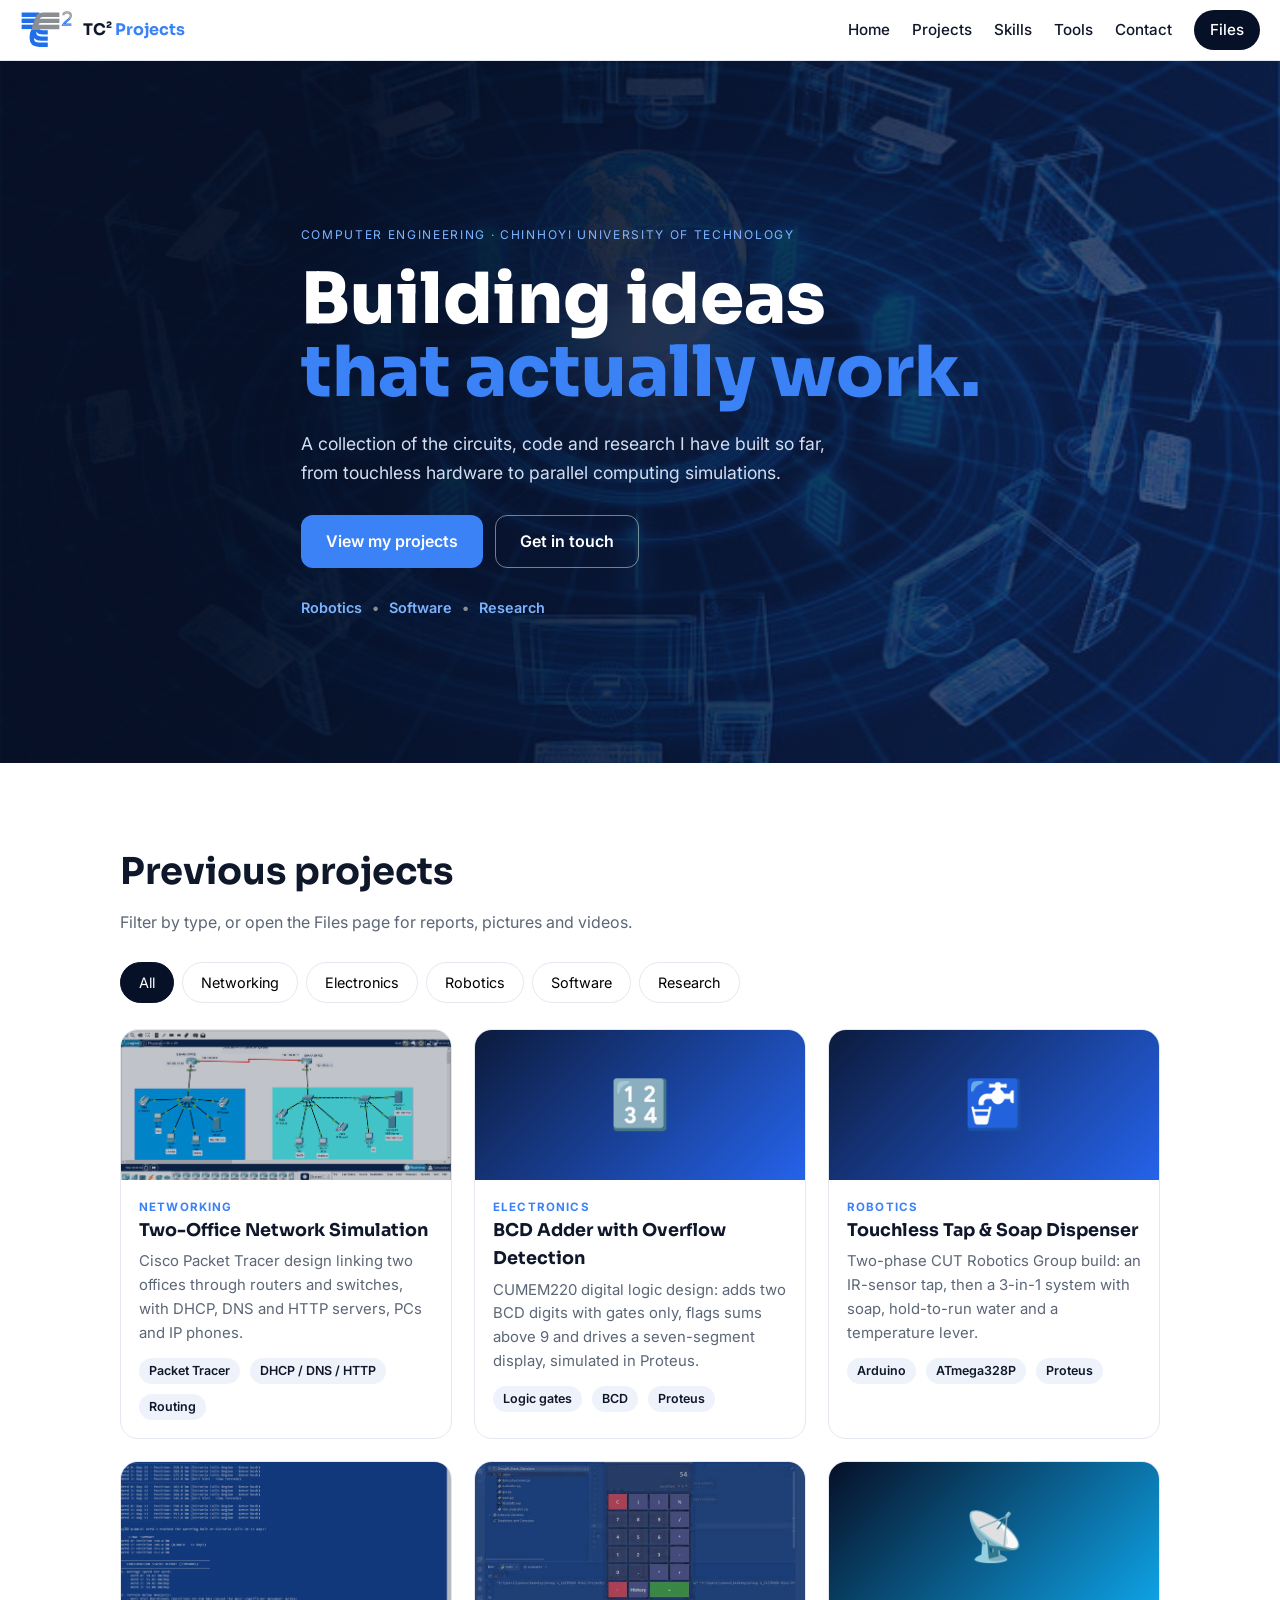
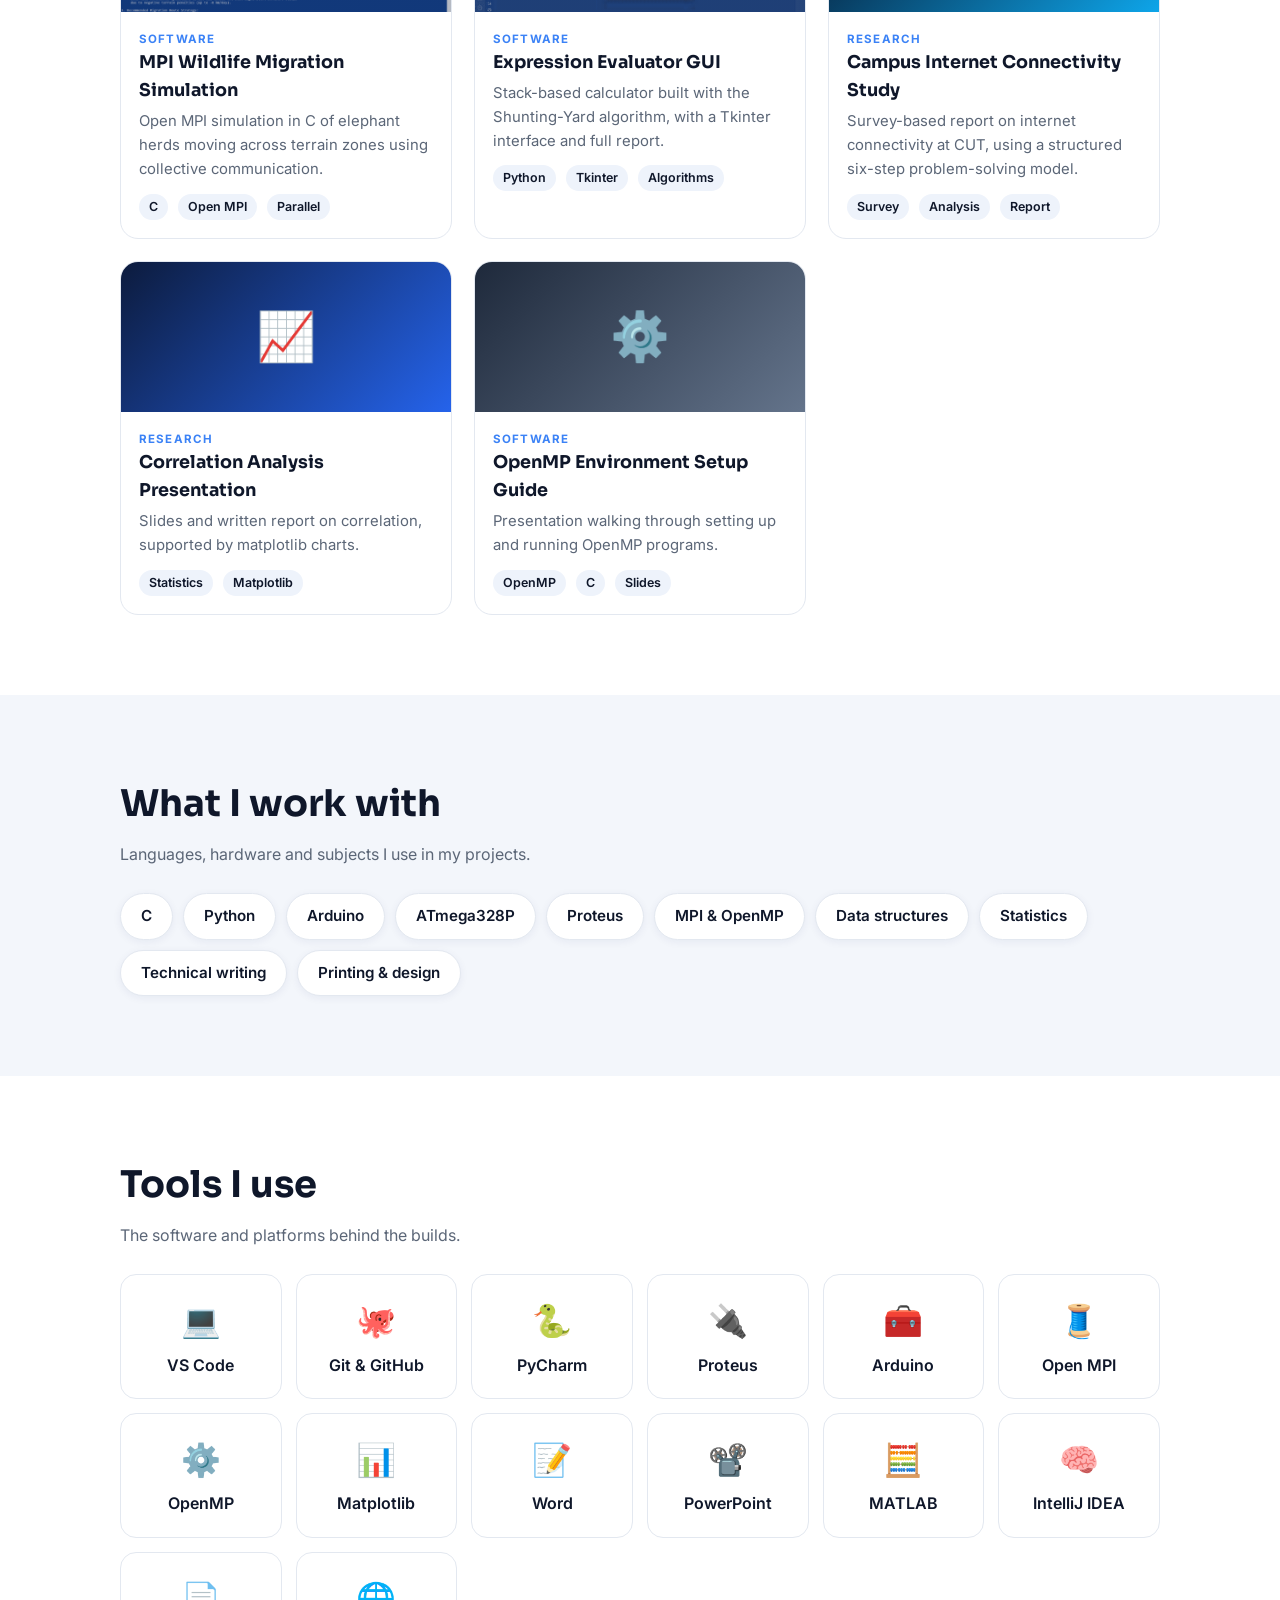
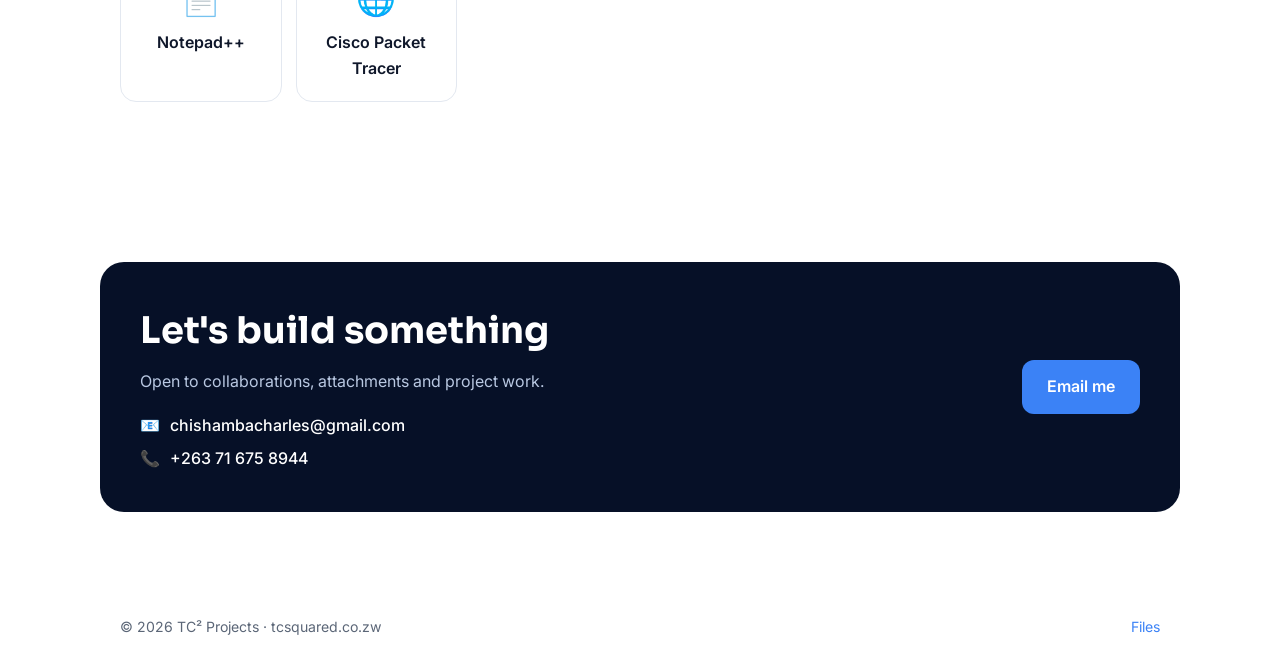
<file: index.html>
<!DOCTYPE html>
<html lang="en">
<head>
<meta charset="utf-8">
<meta name="viewport" content="width=device-width, initial-scale=1">
<title>TC² Projects | Engineering work by Tynoe</title>
<meta name="description" content="Previous engineering, software and research projects by Tynoe, Computer Engineering student at Chinhoyi University of Technology.">
<link rel="icon" type="image/svg+xml" href="favicon.svg">
<link rel="preconnect" href="https://fonts.googleapis.com"><link rel="preconnect" href="https://fonts.gstatic.com" crossorigin>
<link rel="stylesheet" href="https://fonts.googleapis.com/css2?family=Sora:wght@500;700;800&family=Inter:wght@400;500&display=swap">
<link rel="stylesheet" href="home.css">
<script defer src="data.js"></script>
<script defer src="home.js"></script>
</head>
<body>
<header class="top">
  <a class="brand" href="#home"><img src="favicon.svg" alt="TC² logo"><span>TC² <b>Projects</b></span></a>
  <button class="burger" id="burger" aria-label="Menu" aria-expanded="false">☰</button>
  <nav id="nav">
    <a href="#home">Home</a><a href="#projects">Projects</a><a href="#skills">Skills</a><a href="#tools">Tools</a><a href="#contact">Contact</a>
    <a class="vault" href="projects.html">Files</a>
  </nav>
</header>

<section class="hero" id="home">
  <div class="wrap">
    <p class="eyebrow">Computer Engineering · Chinhoyi University of Technology</p>
    <h1>Building ideas<br><span>that actually work.</span></h1>
    <p class="lead">A collection of the circuits, code and research I have built so far, from touchless hardware to parallel computing simulations.</p>
    <div class="cta"><a class="btn btn-primary" href="#projects">View my projects</a><a class="btn btn-secondary" href="#contact">Get in touch</a></div>
    <ul class="tags"><li>Robotics</li><li>Software</li><li>Research</li></ul>
  </div>
</section>

<section class="sec" id="projects">
  <div class="wrap">
    <h2>Previous projects</h2>
    <p class="sub">Filter by type, or open the Files page for reports, pictures and videos.</p>
    <div class="filters" id="filters"></div>
    <div class="grid" id="grid"></div>
  </div>
</section>

<section class="sec alt" id="skills">
  <div class="wrap">
    <h2>What I work with</h2>
    <p class="sub">Languages, hardware and subjects I use in my projects.</p>
    <div class="chips" id="chips"></div>
  </div>
</section>

<section class="sec" id="tools">
  <div class="wrap">
    <h2>Tools I use</h2>
    <p class="sub">The software and platforms behind the builds.</p>
    <div class="tools" id="tools-grid"></div>
  </div>
</section>

<section class="sec" id="contact">
  <div class="wrap contact">
    <div><h2>Let's build something</h2><p class="sub">Open to collaborations, attachments and project work.</p>
      <ul class="contact-list">
        <li><span>📧</span><a href="mailto:chishambacharles@gmail.com">chishambacharles@gmail.com</a></li>
        <li><span>📞</span><a href="tel:+263716758944">+263 71 675 8944</a></li>
      </ul>
    </div>
    <a class="btn btn-primary" href="mailto:chishambacharles@gmail.com">Email me</a>
  </div>
</section>

<footer><div class="wrap"><span>© <span id="yr"></span> TC² Projects · tcsquared.co.zw</span><a href="projects.html">Files</a></div></footer>
</body>
</html>
</file>
<file: home.css>
/* 1. VARIABLES */
:root {
  --navy:  #061027;   /* dark background colour */
  --navy2: #0c1b3d;
  --ac:    #3b82f6;   /* main blue accent */
  --ac2:   #7db4ff;   /* light blue accent */
  --gr:    #8a8d91;   /* grey (from the logo) */
  --tx:    #0f172a;   /* body text */
  --mu:    #5b6677;   /* muted text */
  --bd:    #e3e8f0;   /* borders */
}


/* 2. BASE */
* {
  box-sizing: border-box;
}

html {
  scroll-behavior: smooth;
  scroll-padding-top: 72px;       /* keeps headings clear of the sticky header */
}

body {
  margin: 0;
  font-family: Inter, Arial, sans-serif;
  line-height: 1.6;
  color: var(--tx);
  background: #fff;
}

h1,
h2,
h3,
.brand {
  font-family: Sora, Arial, sans-serif;
}

h2 {
  margin: 0 0 8px;
  font-size: clamp(1.6rem, 4vw, 2.3rem);
}

.wrap {                           /* centred content column */
  max-width: 1080px;
  margin: 0 auto;
  padding: 0 20px;
}

.sub {                            /* grey line under a section heading */
  margin: 0 0 26px;
  color: var(--mu);
}


/* 3. HEADER AND NAVIGATION */
.top {
  position: sticky;
  top: 0;
  z-index: 20;
  display: flex;
  align-items: center;
  justify-content: space-between;
  padding: 10px 20px;
  background: rgba(255, 255, 255, 0.92);
  backdrop-filter: blur(10px);
  border-bottom: 1px solid var(--bd);
}

.brand {
  display: flex;
  align-items: center;
  gap: 10px;
  font-weight: 700;
  color: var(--tx);
  text-decoration: none;
}

.brand img {
  height: 38px;
}

.brand b {
  color: var(--ac);
}

nav {
  display: flex;
  align-items: center;
  gap: 22px;
}

nav a {
  font-size: 0.95rem;
  font-weight: 500;
  color: var(--tx);
  text-decoration: none;
}

nav a:hover {
  color: var(--ac);
}

nav .vault {                      /* the dark "Files" pill */
  padding: 8px 16px;
  color: #fff;
  background: var(--navy);
  border-radius: 999px;
}

.burger {                         /* hamburger button (phones only) */
  display: none;
  padding: 6px 12px;
  font-size: 1.4rem;
  background: #eef3fb;
  border: 0;
  border-radius: 10px;
  cursor: pointer;
}


/* 4. HERO (top banner with the background image) */
.hero {
  position: relative;
  display: flex;
  align-items: center;
  min-height: 78vh;
  padding: 110px 0 90px;
  color: #fff;
  /* dark blue overlay on top of background.png: lower the .96 / .72 to show more of the image */
  background:
    linear-gradient(105deg, rgba(6, 16, 39, 0.96) 25%, rgba(12, 40, 100, 0.72)),
    url("background.png") center / cover no-repeat;
}

.eyebrow {                        /* small caps line above the headline */
  margin: 0 0 18px;
  font-size: 0.75rem;
  letter-spacing: 0.14em;
  text-transform: uppercase;
  color: var(--ac2);
}

h1 {
  margin: 0 0 20px;
  font-size: clamp(2.4rem, 7vw, 4.4rem);
  font-weight: 800;
  line-height: 1.05;
}

h1 span {                         /* blue second line of the headline */
  color: var(--ac);
}

.lead {
  max-width: 560px;
  font-size: 1.1rem;
  color: #d3def0;
}

.cta {                            /* row holding the two hero buttons */
  display: flex;
  flex-wrap: wrap;
  gap: 12px;
  margin: 28px 0;
}

.tags {                           /* Robotics • Software • Research */
  display: flex;
  flex-wrap: wrap;
  gap: 10px;
  margin: 0;
  padding: 0;
  list-style: none;
}

.tags li {
  font-size: 0.9rem;
  font-weight: 600;
  color: var(--ac2);
}

.tags li + li::before {           /* dot between the tags */
  content: "•";
  margin-right: 10px;
  color: var(--gr);
}


/* 5. BUTTONS */
.btn {
  display: inline-block;
  padding: 13px 24px;
  font-weight: 600;
  text-decoration: none;
  border: 1px solid transparent;
  border-radius: 12px;
  transition: transform 0.15s;
}

.btn:hover {
  transform: translateY(-2px);
}

.btn-primary {                    /* filled blue */
  color: #fff;
  background: var(--ac);
}

.btn-secondary {                  /* outlined, for dark backgrounds */
  color: #fff;
  border-color: rgba(255, 255, 255, 0.45);
}


/* 6. PAGE SECTIONS */
.sec {
  padding: 80px 0;
}

.alt {                            /* light grey band behind a section */
  background: #f3f6fb;
}

.filters {                        /* filter buttons above a grid */
  display: flex;
  flex-wrap: wrap;
  gap: 8px;
  margin-bottom: 26px;
}

.filters button {
  padding: 8px 18px;
  font: inherit;
  font-size: 0.9rem;
  background: #fff;
  border: 1px solid var(--bd);
  border-radius: 999px;
  cursor: pointer;
}

.filters button.on {              /* the selected filter */
  color: #fff;
  background: var(--navy);
  border-color: var(--navy);
}


/* 7. PROJECT CARDS */
.grid {
  display: grid;
  grid-template-columns: repeat(auto-fill, minmax(300px, 1fr));
  gap: 22px;
}

.card {
  overflow: hidden;
  background: #fff;
  border: 1px solid var(--bd);
  border-radius: 18px;
  /* start hidden and slightly lower; home.js adds .in to fade the card in */
  opacity: 0;
  transform: translateY(14px);
  transition: transform 0.2s, box-shadow 0.2s;
}

.card.in {
  opacity: 1;
  transform: none;
}

.card:hover {
  transform: translateY(-4px);
  box-shadow: 0 14px 34px rgba(12, 40, 100, 0.14);
}

.thumb {                          /* cover image / gradient tile on top of a card */
  display: grid;
  place-items: center;
  height: 150px;
  font-size: 3rem;
  background: linear-gradient(135deg, var(--navy), var(--ac));
  background-size: cover;
  background-position: center;
}

/* tile colours used when a project has no image (set with tone:"r" | "s" | "q" in data.js) */
.thumb.r { background-image: linear-gradient(135deg, #0c1b3d, #2563eb); }
.thumb.s { background-image: linear-gradient(135deg, #1e293b, #64748b); }
.thumb.q { background-image: linear-gradient(135deg, #061027, #0ea5e9); }

.body {                           /* text area of a card */
  padding: 18px;
}

.body h3 {
  margin: 0 0 6px;
  font-size: 1.1rem;
}

.body p {
  margin: 0 0 12px;
  font-size: 0.93rem;
  color: var(--mu);
}

.kind {                           /* small label: ROBOTICS, SOFTWARE... */
  font-size: 0.72rem;
  font-weight: 700;
  letter-spacing: 0.1em;
  text-transform: uppercase;
  color: var(--ac);
}


/* 8. SKILLS ("What I work with") AND CARD TAGS */
.chips {
  display: flex;
  flex-wrap: wrap;
  gap: 10px;
}

.chips span {
  padding: 10px 20px;
  font-size: 0.95rem;
  font-weight: 600;
  background: #fff;
  border: 1px solid var(--bd);
  border-radius: 999px;
  box-shadow: 0 2px 8px rgba(12, 40, 100, 0.06);
}

.body .chips span {               /* smaller tags inside project cards */
  padding: 3px 10px;
  font-size: 0.78rem;
  background: #eef3fb;
  border: 0;
  box-shadow: none;
}


/* 9. TOOLS ("Tools I use") */
.tools {
  display: grid;
  grid-template-columns: repeat(auto-fill, minmax(150px, 1fr));
  gap: 14px;
}

.tool {
  padding: 20px 12px;
  text-align: center;
  font-weight: 600;
  background: #fff;
  border: 1px solid var(--bd);
  border-radius: 16px;
  transition: transform 0.2s, box-shadow 0.2s;
}

.tool:hover {
  transform: translateY(-3px);
  box-shadow: 0 10px 24px rgba(12, 40, 100, 0.12);
}

.tool i {                         /* the emoji icon */
  display: block;
  margin-bottom: 6px;
  font-size: 2rem;
  font-style: normal;
}


/* 10. CONTACT BANNER */
.contact {
  display: flex;
  flex-wrap: wrap;
  align-items: center;
  justify-content: space-between;
  gap: 20px;
  padding: 40px;
  color: #fff;
  background: var(--navy);
  border-radius: 24px;
}

.contact .sub {
  margin: 0;
  color: #b9c8e2;
}


.contact-list {                   /* email and phone lines under the heading */
  display: grid;
  gap: 8px;
  margin: 18px 0 0;
  padding: 0;
  list-style: none;
}

.contact-list li {
  display: flex;
  align-items: center;
  gap: 10px;
}

.contact-list a {
  font-weight: 500;
  color: #fff;
  text-decoration: none;
  overflow-wrap: anywhere;
}

.contact-list a:hover {
  color: var(--ac2);
}


/* 11. FOOTER */
footer {
  padding: 24px 0;
  font-size: 0.88rem;
  color: var(--mu);
}

footer .wrap {
  display: flex;
  flex-wrap: wrap;
  justify-content: space-between;
  gap: 8px;
}

footer a {
  color: var(--ac);
  text-decoration: none;
}


/* 12. MOBILE (screens 760px wide or less) */
@media (max-width: 760px) {
  .burger {
    display: block;
  }

  /* menu becomes a dropdown under the header, shown when the burger adds .open */
  nav {
    position: absolute;
    top: 100%;
    left: 0;
    right: 0;
    display: none;
    flex-direction: column;
    align-items: flex-start;
    gap: 0;
    padding: 8px 20px 16px;
    background: #fff;
    border-bottom: 1px solid var(--bd);
  }

  nav.open {
    display: flex;
  }

  nav a {
    width: 100%;
    padding: 10px 0;
  }

  nav .vault {
    width: auto;
    margin-top: 6px;
  }

  .hero {
    padding: 80px 0 60px;
  }
}


/* 13. REDUCED MOTION (for visitors who turn animations off) */
@media (prefers-reduced-motion: reduce) {
  * {
    transition: none !important;
    scroll-behavior: auto !important;
  }

  .card {
    opacity: 1;
    transform: none;
  }
}
</file>
